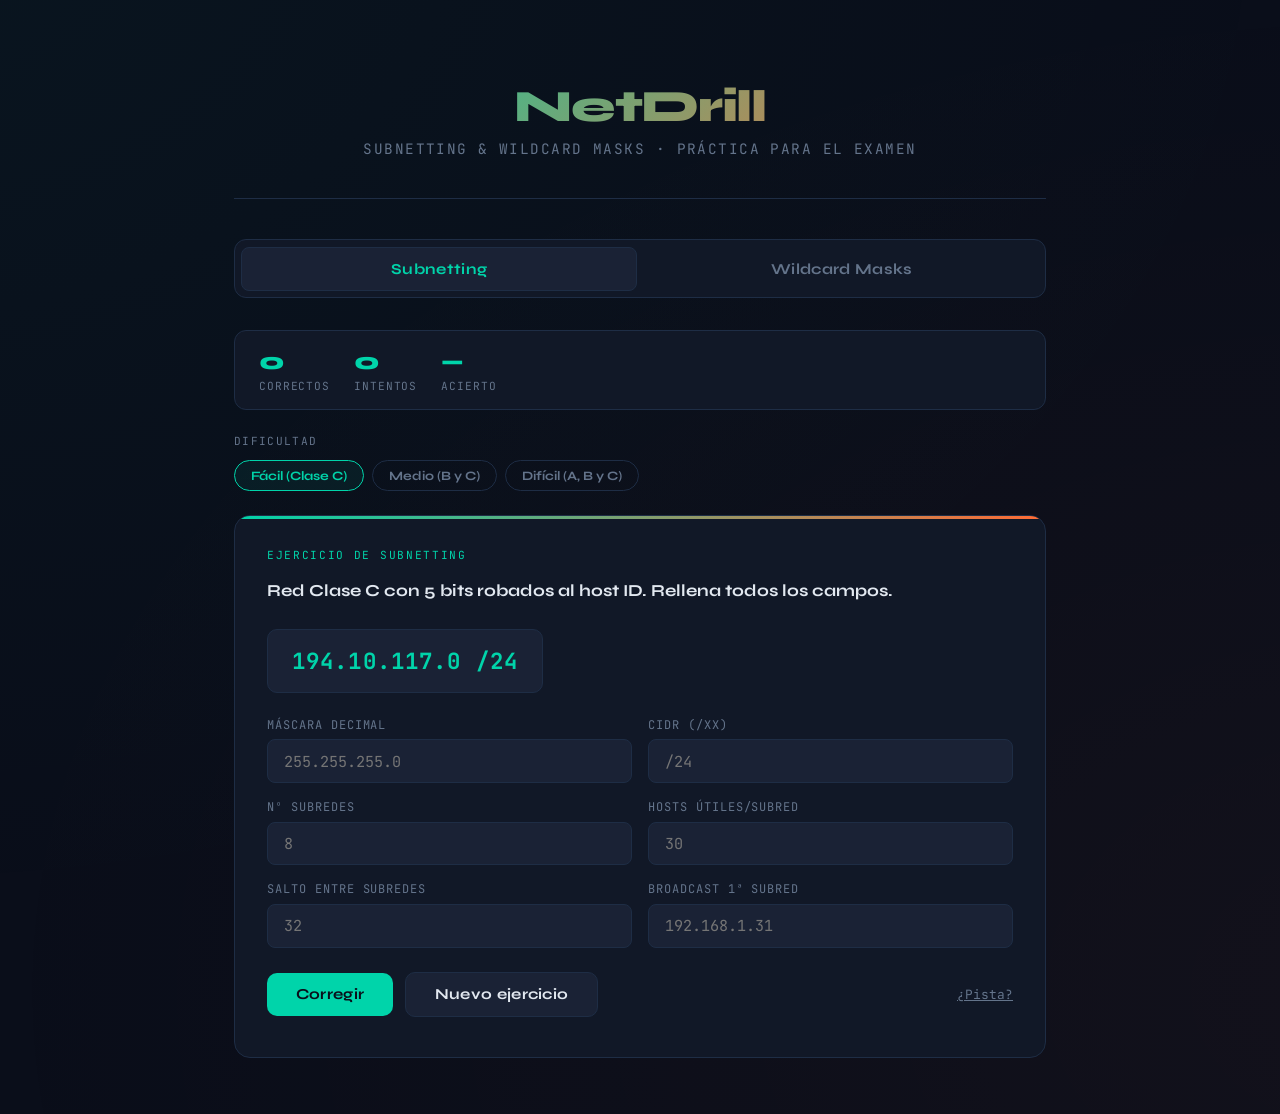
<file: administracion_de_redes/index.html>
<!DOCTYPE html>
<html lang="es">
<head>
<meta charset="UTF-8">
<meta name="viewport" content="width=device-width, initial-scale=1.0">
<title>NetDrill — Subnetting & Wildcards</title>
<link href="https://fonts.googleapis.com/css2?family=JetBrains+Mono:wght@400;700&family=Syne:wght@400;700;800&display=swap" rel="stylesheet">
<style>
  :root {
    --bg: #0a0e1a;
    --surface: #111827;
    --surface2: #1a2235;
    --border: #1e2d45;
    --accent: #00d4aa;
    --accent2: #ff6b35;
    --text: #e2e8f0;
    --muted: #64748b;
    --green: #22c55e;
    --red: #ef4444;
    --yellow: #f59e0b;
  }

  * { margin: 0; padding: 0; box-sizing: border-box; }

  body {
    background: var(--bg);
    color: var(--text);
    font-family: 'Syne', sans-serif;
    min-height: 100vh;
    overflow-x: hidden;
  }

  body::before {
    content: '';
    position: fixed;
    top: -50%;
    left: -50%;
    width: 200%;
    height: 200%;
    background: radial-gradient(ellipse at 20% 20%, rgba(0,212,170,0.04) 0%, transparent 50%),
                radial-gradient(ellipse at 80% 80%, rgba(255,107,53,0.04) 0%, transparent 50%);
    pointer-events: none;
    z-index: 0;
  }

  .container {
    max-width: 860px;
    margin: 0 auto;
    padding: 2rem 1.5rem;
    position: relative;
    z-index: 1;
  }

  header {
    text-align: center;
    padding: 3rem 0 2.5rem;
    border-bottom: 1px solid var(--border);
    margin-bottom: 2.5rem;
  }

  .logo {
    font-size: 2.8rem;
    font-weight: 800;
    letter-spacing: -0.03em;
    background: linear-gradient(135deg, var(--accent), var(--accent2));
    -webkit-background-clip: text;
    -webkit-text-fill-color: transparent;
    background-clip: text;
    margin-bottom: 0.4rem;
  }

  .tagline {
    color: var(--muted);
    font-size: 0.9rem;
    letter-spacing: 0.1em;
    text-transform: uppercase;
    font-family: 'JetBrains Mono', monospace;
  }

  .tabs {
    display: flex;
    gap: 0.5rem;
    margin-bottom: 2rem;
    background: var(--surface);
    padding: 0.4rem;
    border-radius: 12px;
    border: 1px solid var(--border);
  }

  .tab {
    flex: 1;
    padding: 0.75rem 1rem;
    border: none;
    background: transparent;
    color: var(--muted);
    font-family: 'Syne', sans-serif;
    font-size: 0.95rem;
    font-weight: 700;
    cursor: pointer;
    border-radius: 8px;
    transition: all 0.2s;
    letter-spacing: 0.02em;
  }

  .tab.active {
    background: var(--surface2);
    color: var(--accent);
    border: 1px solid var(--border);
  }

  .tab:hover:not(.active) { color: var(--text); }

  .panel { display: none; }
  .panel.active { display: block; animation: fadeIn 0.3s ease; }

  @keyframes fadeIn { from { opacity: 0; transform: translateY(8px); } to { opacity: 1; transform: translateY(0); } }

  .exercise-card {
    background: var(--surface);
    border: 1px solid var(--border);
    border-radius: 16px;
    padding: 2rem;
    margin-bottom: 1.5rem;
    position: relative;
    overflow: hidden;
  }

  .exercise-card::before {
    content: '';
    position: absolute;
    top: 0; left: 0; right: 0;
    height: 3px;
    background: linear-gradient(90deg, var(--accent), var(--accent2));
  }

  .exercise-label {
    font-family: 'JetBrains Mono', monospace;
    font-size: 0.7rem;
    color: var(--accent);
    letter-spacing: 0.15em;
    text-transform: uppercase;
    margin-bottom: 1rem;
  }

  .exercise-question {
    font-size: 1.05rem;
    font-weight: 700;
    margin-bottom: 1.5rem;
    line-height: 1.6;
    color: var(--text);
  }

  .ip-display {
    font-family: 'JetBrains Mono', monospace;
    font-size: 1.4rem;
    font-weight: 700;
    color: var(--accent);
    background: var(--surface2);
    padding: 1rem 1.5rem;
    border-radius: 10px;
    border: 1px solid var(--border);
    margin-bottom: 1.5rem;
    letter-spacing: 0.05em;
    display: inline-block;
  }

  .fields-grid {
    display: grid;
    grid-template-columns: 1fr 1fr;
    gap: 1rem;
    margin-bottom: 1.5rem;
  }

  .field-group { display: flex; flex-direction: column; gap: 0.4rem; }

  .field-label {
    font-size: 0.75rem;
    color: var(--muted);
    font-family: 'JetBrains Mono', monospace;
    letter-spacing: 0.08em;
    text-transform: uppercase;
  }

  .field-input {
    background: var(--surface2);
    border: 1px solid var(--border);
    border-radius: 8px;
    padding: 0.65rem 1rem;
    color: var(--text);
    font-family: 'JetBrains Mono', monospace;
    font-size: 0.95rem;
    transition: border-color 0.2s;
    outline: none;
    width: 100%;
  }

  .field-input:focus { border-color: var(--accent); }
  .field-input.correct { border-color: var(--green); background: rgba(34,197,94,0.07); }
  .field-input.wrong { border-color: var(--red); background: rgba(239,68,68,0.07); }

  .btn {
    display: inline-flex;
    align-items: center;
    gap: 0.5rem;
    padding: 0.8rem 1.8rem;
    border-radius: 10px;
    border: none;
    font-family: 'Syne', sans-serif;
    font-weight: 700;
    font-size: 0.95rem;
    cursor: pointer;
    transition: all 0.2s;
    letter-spacing: 0.02em;
  }

  .btn-primary {
    background: var(--accent);
    color: #0a0e1a;
  }
  .btn-primary:hover { background: #00bfa0; transform: translateY(-1px); }

  .btn-secondary {
    background: var(--surface2);
    color: var(--text);
    border: 1px solid var(--border);
  }
  .btn-secondary:hover { border-color: var(--accent); color: var(--accent); }

  .btn-danger {
    background: rgba(239,68,68,0.1);
    color: var(--red);
    border: 1px solid rgba(239,68,68,0.2);
  }

  .btn-row {
    display: flex;
    gap: 0.75rem;
    flex-wrap: wrap;
    align-items: center;
  }

  .feedback-block {
    margin-top: 1.5rem;
    padding: 1.25rem;
    border-radius: 10px;
    font-family: 'JetBrains Mono', monospace;
    font-size: 0.85rem;
    line-height: 1.8;
    display: none;
  }

  .feedback-block.show { display: block; animation: fadeIn 0.3s ease; }
  .feedback-block.success { background: rgba(34,197,94,0.08); border: 1px solid rgba(34,197,94,0.25); color: var(--green); }
  .feedback-block.partial { background: rgba(245,158,11,0.08); border: 1px solid rgba(245,158,11,0.25); color: var(--yellow); }
  .feedback-block.error { background: rgba(239,68,68,0.08); border: 1px solid rgba(239,68,68,0.25); color: var(--red); }

  .feedback-row { display: flex; justify-content: space-between; gap: 1rem; flex-wrap: wrap; }
  .feedback-item { display: flex; flex-direction: column; gap: 0.2rem; }
  .feedback-key { color: var(--muted); font-size: 0.7rem; text-transform: uppercase; }
  .feedback-val { font-weight: 700; }
  .feedback-val.ok { color: var(--green); }
  .feedback-val.bad { color: var(--red); }

  .stats-bar {
    display: flex;
    gap: 1.5rem;
    padding: 1rem 1.5rem;
    background: var(--surface);
    border: 1px solid var(--border);
    border-radius: 12px;
    margin-bottom: 1.5rem;
    flex-wrap: wrap;
  }

  .stat { display: flex; flex-direction: column; gap: 0.2rem; }
  .stat-val { font-size: 1.5rem; font-weight: 800; color: var(--accent); }
  .stat-label { font-size: 0.7rem; color: var(--muted); font-family: 'JetBrains Mono', monospace; text-transform: uppercase; letter-spacing: 0.08em; }

  .hint-toggle {
    font-size: 0.8rem;
    color: var(--muted);
    cursor: pointer;
    font-family: 'JetBrains Mono', monospace;
    text-decoration: underline;
    background: none;
    border: none;
    padding: 0;
    margin-left: auto;
  }
  .hint-toggle:hover { color: var(--accent); }

  .hint-box {
    background: rgba(0,212,170,0.05);
    border: 1px solid rgba(0,212,170,0.15);
    border-radius: 8px;
    padding: 1rem;
    font-family: 'JetBrains Mono', monospace;
    font-size: 0.8rem;
    color: var(--muted);
    margin-top: 1rem;
    line-height: 1.8;
    display: none;
  }
  .hint-box.show { display: block; animation: fadeIn 0.2s ease; }
  .hint-box span { color: var(--accent); }

  .difficulty-select {
    display: flex;
    gap: 0.5rem;
    margin-bottom: 1.5rem;
    flex-wrap: wrap;
  }

  .diff-btn {
    padding: 0.4rem 1rem;
    border-radius: 20px;
    border: 1px solid var(--border);
    background: transparent;
    color: var(--muted);
    font-family: 'Syne', sans-serif;
    font-size: 0.8rem;
    font-weight: 700;
    cursor: pointer;
    transition: all 0.2s;
  }
  .diff-btn.active { border-color: var(--accent); color: var(--accent); background: rgba(0,212,170,0.07); }

  .section-title {
    font-size: 0.7rem;
    color: var(--muted);
    font-family: 'JetBrains Mono', monospace;
    letter-spacing: 0.12em;
    text-transform: uppercase;
    margin-bottom: 0.75rem;
  }

  @media (max-width: 600px) {
    .fields-grid { grid-template-columns: 1fr; }
    .logo { font-size: 2rem; }
    .ip-display { font-size: 1.1rem; }
  }
</style>
</head>
<body>
<div class="container">
  <header>
    <div class="logo">NetDrill</div>
    <div class="tagline">Subnetting &amp; Wildcard Masks · Práctica para el examen</div>
  </header>

  <div class="tabs">
    <button class="tab active" onclick="switchTab('subnetting')">Subnetting</button>
    <button class="tab" onclick="switchTab('wildcard')">Wildcard Masks</button>
  </div>

  <!-- SUBNETTING PANEL -->
  <div class="panel active" id="panel-subnetting">
    <div class="stats-bar">
      <div class="stat"><div class="stat-val" id="sn-correct">0</div><div class="stat-label">Correctos</div></div>
      <div class="stat"><div class="stat-val" id="sn-total">0</div><div class="stat-label">Intentos</div></div>
      <div class="stat"><div class="stat-val" id="sn-pct">—</div><div class="stat-label">Acierto</div></div>
    </div>

    <div class="section-title">Dificultad</div>
    <div class="difficulty-select">
      <button class="diff-btn active" onclick="setDiff('sn','easy',this)">Fácil (Clase C)</button>
      <button class="diff-btn" onclick="setDiff('sn','medium',this)">Medio (B y C)</button>
      <button class="diff-btn" onclick="setDiff('sn','hard',this)">Difícil (A, B y C)</button>
    </div>

    <div class="exercise-card" id="sn-card">
      <div class="exercise-label">Ejercicio de subnetting</div>
      <div class="exercise-question" id="sn-question">Cargando ejercicio...</div>
      <div class="ip-display" id="sn-ip"></div>

      <div class="fields-grid">
        <div class="field-group">
          <div class="field-label">Máscara decimal</div>
          <input class="field-input" id="sn-mask" placeholder="255.255.255.0" autocomplete="off">
        </div>
        <div class="field-group">
          <div class="field-label">CIDR (/xx)</div>
          <input class="field-input" id="sn-cidr" placeholder="/24" autocomplete="off">
        </div>
        <div class="field-group">
          <div class="field-label">Nº subredes</div>
          <input class="field-input" id="sn-subnets" placeholder="8" autocomplete="off">
        </div>
        <div class="field-group">
          <div class="field-label">Hosts útiles/subred</div>
          <input class="field-input" id="sn-hosts" placeholder="30" autocomplete="off">
        </div>
        <div class="field-group">
          <div class="field-label">Salto entre subredes</div>
          <input class="field-input" id="sn-jump" placeholder="32" autocomplete="off">
        </div>
        <div class="field-group">
          <div class="field-label">Broadcast 1ª subred</div>
          <input class="field-input" id="sn-broadcast" placeholder="192.168.1.31" autocomplete="off">
        </div>
      </div>

      <div style="display:flex;align-items:center;margin-bottom:0.5rem;">
        <div class="btn-row">
          <button class="btn btn-primary" onclick="checkSubnetting()">Corregir</button>
          <button class="btn btn-secondary" onclick="newSubnetting()">Nuevo ejercicio</button>
        </div>
        <button class="hint-toggle" onclick="toggleHint('sn')">¿Pista?</button>
      </div>

      <div class="hint-box" id="hint-sn"></div>
      <div class="feedback-block" id="sn-feedback"></div>
    </div>
  </div>

  <!-- WILDCARD PANEL -->
  <div class="panel" id="panel-wildcard">
    <div class="stats-bar">
      <div class="stat"><div class="stat-val" id="wc-correct">0</div><div class="stat-label">Correctos</div></div>
      <div class="stat"><div class="stat-val" id="wc-total">0</div><div class="stat-label">Intentos</div></div>
      <div class="stat"><div class="stat-val" id="wc-pct">—</div><div class="stat-label">Acierto</div></div>
    </div>

    <div class="section-title">Dificultad</div>
    <div class="difficulty-select">
      <button class="diff-btn active" onclick="setDiff('wc','easy',this)">Fácil (solo /8,/16,/24)</button>
      <button class="diff-btn" onclick="setDiff('wc','medium',this)">Medio (cualquier /prefix)</button>
      <button class="diff-btn" onclick="setDiff('wc','hard',this)">Difícil + host/any</button>
    </div>

    <div class="exercise-card" id="wc-card">
      <div class="exercise-label">Ejercicio de Wildcard Mask</div>
      <div class="exercise-question" id="wc-question">Cargando ejercicio...</div>
      <div class="ip-display" id="wc-ip"></div>

      <div class="fields-grid" style="grid-template-columns:1fr;">
        <div class="field-group">
          <div class="field-label">Wildcard mask</div>
          <input class="field-input" id="wc-answer" placeholder="0.0.0.255" autocomplete="off" onkeydown="if(event.key==='Enter')checkWildcard()">
        </div>
      </div>

      <div style="display:flex;align-items:center;margin-bottom:0.5rem;">
        <div class="btn-row">
          <button class="btn btn-primary" onclick="checkWildcard()">Corregir</button>
          <button class="btn btn-secondary" onclick="newWildcard()">Nuevo ejercicio</button>
        </div>
        <button class="hint-toggle" onclick="toggleHint('wc')">¿Pista?</button>
      </div>

      <div class="hint-box" id="hint-wc"></div>
      <div class="feedback-block" id="wc-feedback"></div>
    </div>
  </div>
</div>

<script>
// ─── STATE ───────────────────────────────────────────────
const state = {
  sn: { correct: 0, total: 0, diff: 'easy', current: null },
  wc: { correct: 0, total: 0, diff: 'easy', current: null }
};

// ─── TABS ────────────────────────────────────────────────
function switchTab(name) {
  document.querySelectorAll('.tab').forEach((t,i) => t.classList.toggle('active', ['subnetting','wildcard'][i]===name));
  document.querySelectorAll('.panel').forEach(p => p.classList.remove('active'));
  document.getElementById('panel-'+name).classList.add('active');
}

// ─── DIFFICULTY ──────────────────────────────────────────
function setDiff(type, diff, btn) {
  state[type].diff = diff;
  btn.closest('.difficulty-select').querySelectorAll('.diff-btn').forEach(b => b.classList.remove('active'));
  btn.classList.add('active');
  type === 'sn' ? newSubnetting() : newWildcard();
}

// ─── UTILS ───────────────────────────────────────────────
function rnd(min, max) { return Math.floor(Math.random() * (max - min + 1)) + min; }

function maskFromCidr(cidr) {
  const bits = cidr;
  let mask = [0,0,0,0];
  for(let i=0;i<32;i++) { if(i<bits) mask[Math.floor(i/8)] |= (1<<(7-(i%8))); }
  return mask.join('.');
}

function wildcardFromMask(mask) {
  return mask.split('.').map(b => 255 - parseInt(b)).join('.');
}

function broadcastFromNetwork(net, cidr) {
  const parts = net.split('.').map(Number);
  const hostBits = 32 - cidr;
  let ip = (parts[0]<<24)|(parts[1]<<16)|(parts[2]<<8)|parts[3];
  const hostMask = (1<<hostBits)-1;
  ip = ip | hostMask;
  return [(ip>>>24)&255,(ip>>>16)&255,(ip>>>8)&255,ip&255].join('.');
}

function firstSubnet(baseNet, baseCidr, bitsStolen) {
  // first subnet = base network (all subnet bits = 0)
  return baseNet;
}

function jumpFromCidr(cidr) {
  // jump = value of last 1-bit in mask = 256 - last non-255 byte
  const mask = maskFromCidr(cidr);
  const parts = mask.split('.').map(Number);
  for(let i=3;i>=0;i--) {
    if(parts[i]!==255 && parts[i]!==0) return 256-parts[i];
    if(parts[i]===0 && (i===3||parts[i+1]===255)) return 256; // whole byte
  }
  return 1;
}

// ─── SUBNETTING ──────────────────────────────────────────
function generateSubnetting() {
  const diff = state.sn.diff;
  let baseClass, baseCidr, bitsToSteal;

  if(diff==='easy') {
    baseClass = 'C'; baseCidr = 24; bitsToSteal = rnd(1,5);
  } else if(diff==='medium') {
    baseClass = rnd(0,1)===0?'B':'C';
    baseCidr = baseClass==='B'?16:24;
    bitsToSteal = rnd(1,6);
  } else {
    const r = rnd(0,2);
    baseClass = ['A','B','C'][r];
    baseCidr = [8,16,24][r];
    bitsToSteal = rnd(1,7);
  }

  const newCidr = baseCidr + bitsToSteal;

  // generate base network
  let net;
  if(baseClass==='A') net = `${rnd(1,126)}.0.0.0`;
  else if(baseClass==='B') net = `${rnd(128,191)}.${rnd(0,255)}.0.0`;
  else net = `${rnd(192,223)}.${rnd(0,255)}.${rnd(0,255)}.0`;

  const mask = maskFromCidr(newCidr);
  const subnets = Math.pow(2, bitsToSteal);
  const hostBits = 32 - newCidr;
  const hosts = Math.pow(2, hostBits) - 2;

  // jump: 256 - value of the subnet byte
  const maskParts = mask.split('.').map(Number);
  let jumpByte = 0;
  let jumpVal = 0;
  for(let i=0;i<4;i++) {
    if(maskParts[i]!==255 && maskParts[i]!==0) { jumpByte=i; jumpVal=256-maskParts[i]; break; }
    if(maskParts[i]===0) { jumpByte=i; jumpVal=256; break; }
  }

  // broadcast of first subnet
  const broadcast = broadcastFromNetwork(net, newCidr);

  return { net, baseCidr, bitsToSteal, newCidr, mask, subnets, hosts, jumpVal, broadcast, baseClass };
}

function newSubnetting() {
  clearInputs('sn');
  const ex = generateSubnetting();
  state.sn.current = ex;
  document.getElementById('sn-question').textContent =
    `Red ${ex.baseClass === 'A' ? 'Clase A' : ex.baseClass === 'B' ? 'Clase B' : 'Clase C'} con ${ex.bitsToSteal} bit${ex.bitsToSteal>1?'s':''} robado${ex.bitsToSteal>1?'s':''} al host ID. Rellena todos los campos.`;
  document.getElementById('sn-ip').textContent = `${ex.net} /${ex.baseCidr}`;
  document.getElementById('sn-feedback').classList.remove('show');
  document.getElementById('hint-sn').classList.remove('show');
}

function checkSubnetting() {
  const ex = state.sn.current;
  if(!ex) return;

  const fields = [
    { id:'sn-mask', val: ex.mask, label:'Máscara' },
    { id:'sn-cidr', val: '/'+ex.newCidr, label:'CIDR' },
    { id:'sn-subnets', val: String(ex.subnets), label:'Subredes' },
    { id:'sn-hosts', val: String(ex.hosts), label:'Hosts útiles' },
    { id:'sn-jump', val: String(ex.jumpVal), label:'Salto' },
    { id:'sn-broadcast', val: ex.broadcast, label:'Broadcast' },
  ];

  let correct = 0;
  fields.forEach(f => {
    const input = document.getElementById(f.id);
    const userVal = input.value.trim().replace(/\s/g,'');
    const isOk = userVal === f.val || userVal === f.val.replace('/','');
    input.classList.toggle('correct', isOk);
    input.classList.toggle('wrong', !isOk);
    if(isOk) correct++;
  });

  state.sn.total++;
  const allCorrect = correct === fields.length;
  if(allCorrect) state.sn.correct++;
  updateStats('sn');

  const fb = document.getElementById('sn-feedback');
  fb.innerHTML = `<div style="font-weight:700;margin-bottom:0.75rem;">${allCorrect?'✓ Todo correcto':'✗ Hay errores — respuestas correctas:'}</div><div class="feedback-row">` +
    fields.map(f => `<div class="feedback-item"><span class="feedback-key">${f.label}</span><span class="feedback-val ${document.getElementById(f.id).classList.contains('correct')?'ok':'bad'}">${f.val}</span></div>`).join('') +
    '</div>';
  fb.className = `feedback-block show ${allCorrect?'success':'error'}`;
}

// ─── WILDCARD ────────────────────────────────────────────
function generateWildcard() {
  const diff = state.wc.diff;
  let cidr, ip, questionType;

  const classRanges = { A:[1,126], B:[128,191], C:[192,223] };

  if(diff==='easy') {
    cidr = [8,16,24][rnd(0,2)];
  } else {
    cidr = rnd(8,30);
  }

  if(diff==='hard') {
    // sometimes ask for host or any
    const r = rnd(0,4);
    if(r===0) { return { type:'host', ip: `${rnd(10,200)}.${rnd(0,255)}.${rnd(0,255)}.${rnd(1,254)}`, wildcard:'0.0.0.0', cidr:32 }; }
    if(r===1) { return { type:'any', ip:'0.0.0.0', wildcard:'255.255.255.255', cidr:0 }; }
  }

  const mask = maskFromCidr(cidr);
  const wildcard = wildcardFromMask(mask);
  const cls = cidr<=8?'A':cidr<=16?'B':'C';
  const r = classRanges[cls];
  const first = rnd(r[0],r[1]);
  let netParts;
  if(cidr<=8) netParts=[first,0,0,0];
  else if(cidr<=16) netParts=[first,rnd(0,255),0,0];
  else if(cidr<=24) netParts=[first,rnd(0,255),rnd(0,255),0];
  else netParts=[first,rnd(0,255),rnd(0,255),rnd(0,255)&(255<<(32-cidr)&255)];

  ip = netParts.join('.');
  return { type:'network', ip, mask, wildcard, cidr };
}

function newWildcard() {
  clearInputs('wc');
  const ex = generateWildcard();
  state.wc.current = ex;

  let q, displayIp;
  if(ex.type==='host') {
    q = `¿Cuál es la wildcard mask para filtrar EXACTAMENTE el host ${ex.ip}?`;
    displayIp = `host ${ex.ip}`;
  } else if(ex.type==='any') {
    q = `¿Cuál es la wildcard mask para referirse a CUALQUIER dirección IP (any)?`;
    displayIp = `any`;
  } else {
    q = `Calcula la wildcard mask para la red ${ex.ip}/${ex.cidr}`;
    displayIp = `${ex.ip} /${ex.cidr}`;
  }

  document.getElementById('wc-question').textContent = q;
  document.getElementById('wc-ip').textContent = displayIp;
  document.getElementById('wc-feedback').classList.remove('show');
  document.getElementById('hint-wc').classList.remove('show');
  document.getElementById('wc-answer').value = '';
  document.getElementById('wc-answer').className = 'field-input';
}

function checkWildcard() {
  const ex = state.wc.current;
  if(!ex) return;
  const input = document.getElementById('wc-answer');
  const userVal = input.value.trim();
  const isOk = userVal === ex.wildcard;

  input.classList.toggle('correct', isOk);
  input.classList.toggle('wrong', !isOk);

  state.wc.total++;
  if(isOk) state.wc.correct++;
  updateStats('wc');

  const fb = document.getElementById('wc-feedback');
  if(isOk) {
    fb.innerHTML = `✓ Correcto — la wildcard es <strong>${ex.wildcard}</strong>`;
    fb.className = 'feedback-block show success';
  } else {
    let hint = '';
    if(ex.type==='network') hint = `<br>Fórmula: 255.255.255.255 − ${ex.mask} = ${ex.wildcard}`;
    fb.innerHTML = `✗ Incorrecto — la respuesta correcta es <strong>${ex.wildcard}</strong>${hint}`;
    fb.className = 'feedback-block show error';
  }
}

// ─── HINTS ───────────────────────────────────────────────
function toggleHint(type) {
  const box = document.getElementById('hint-'+type);
  if(box.classList.contains('show')) { box.classList.remove('show'); return; }

  if(type==='sn') {
    const ex = state.sn.current;
    if(!ex) return;
    box.innerHTML = `
      <span>Bits robados:</span> ${ex.bitsToSteal} → Subredes: 2^${ex.bitsToSteal} = ${ex.subnets}<br>
      <span>Bits host restantes:</span> ${32-ex.newCidr} → Hosts: 2^${32-ex.newCidr} − 2 = ${ex.hosts}<br>
      <span>CIDR:</span> /${ex.baseCidr} + ${ex.bitsToSteal} bits = /${ex.newCidr}<br>
      <span>Salto:</span> 256 − valor del byte de la máscara = ${ex.jumpVal}<br>
      <span>Broadcast:</span> siguiente subred − 1 = ${ex.broadcast}
    `;
  } else {
    const ex = state.wc.current;
    if(!ex) return;
    if(ex.type==='host') {
      box.innerHTML = `<span>Host exacto</span> → wildcard = 0.0.0.0 (todos los bits importan)`;
    } else if(ex.type==='any') {
      box.innerHTML = `<span>Any</span> → wildcard = 255.255.255.255 (ningún bit importa)`;
    } else {
      box.innerHTML = `<span>Fórmula:</span> 255.255.255.255 − máscara normal = wildcard<br>255.255.255.255 − <span>${ex.mask}</span> = <span>${ex.wildcard}</span>`;
    }
  }
  box.classList.add('show');
}

// ─── STATS ───────────────────────────────────────────────
function updateStats(type) {
  const s = state[type];
  document.getElementById(type+'-correct').textContent = s.correct;
  document.getElementById(type+'-total').textContent = s.total;
  document.getElementById(type+'-pct').textContent = s.total>0 ? Math.round(s.correct/s.total*100)+'%' : '—';
}

// ─── CLEAR ───────────────────────────────────────────────
function clearInputs(type) {
  const ids = type==='sn'
    ? ['sn-mask','sn-cidr','sn-subnets','sn-hosts','sn-jump','sn-broadcast']
    : ['wc-answer'];
  ids.forEach(id => {
    const el = document.getElementById(id);
    el.value = '';
    el.className = 'field-input';
  });
}

// ─── INIT ────────────────────────────────────────────────
newSubnetting();
newWildcard();
</script>
</body>
</html>
</file>
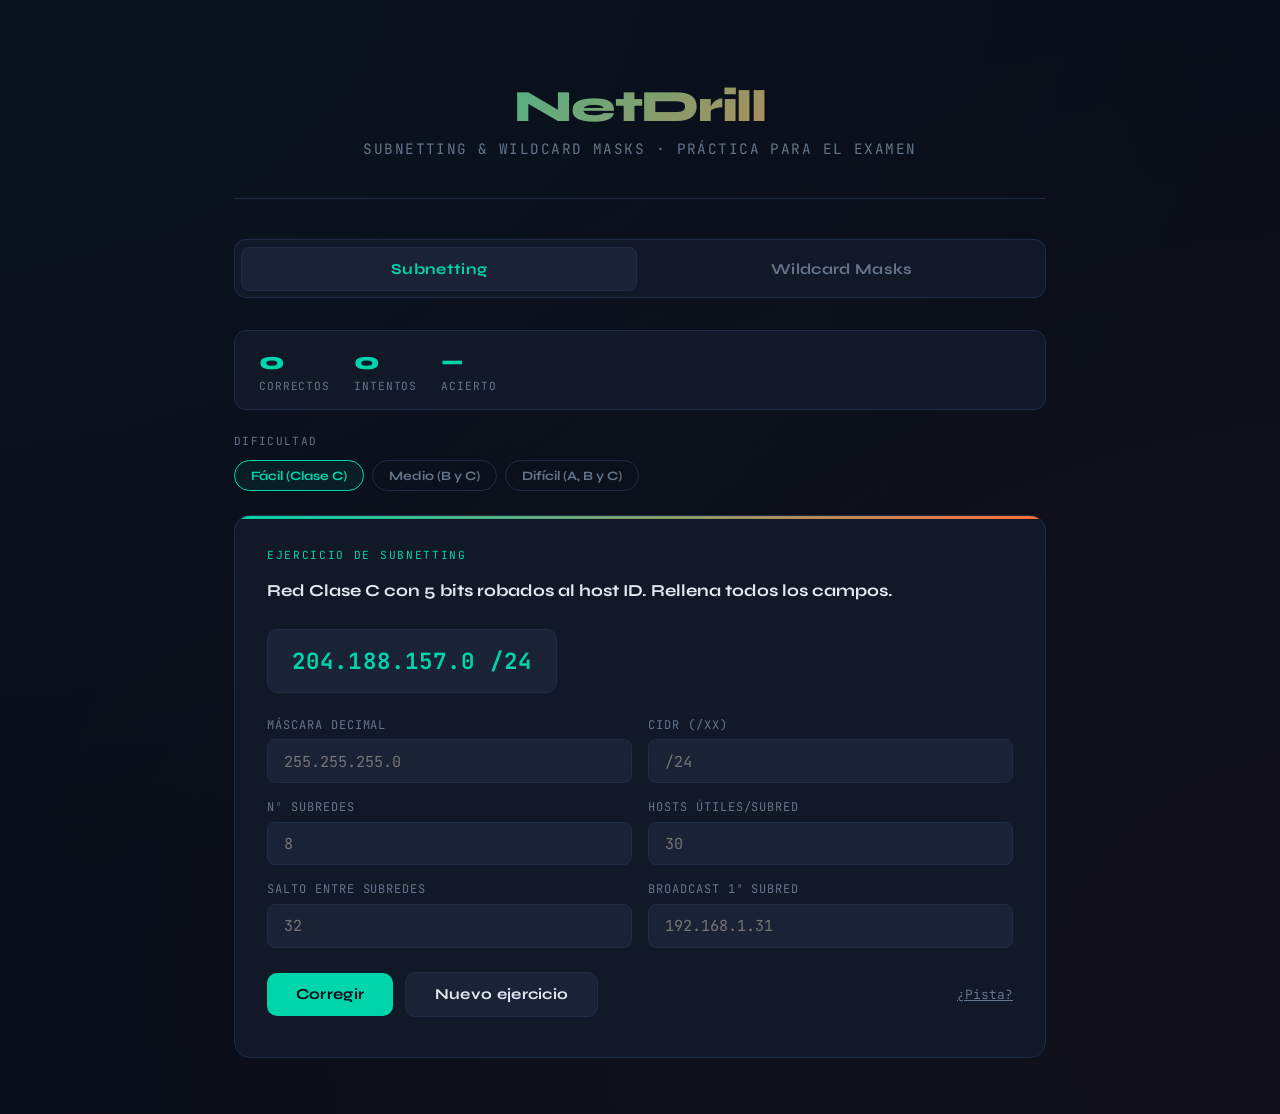
<file: web/administracion_de_redes/index.html>
<!DOCTYPE html>
<html lang="es">
<head>
<meta charset="UTF-8">
<meta name="viewport" content="width=device-width, initial-scale=1.0">
<title>NetDrill — Subnetting & Wildcards</title>
<link href="https://fonts.googleapis.com/css2?family=JetBrains+Mono:wght@400;700&family=Syne:wght@400;700;800&display=swap" rel="stylesheet">
<style>
  :root {
    --bg: #0a0e1a;
    --surface: #111827;
    --surface2: #1a2235;
    --border: #1e2d45;
    --accent: #00d4aa;
    --accent2: #ff6b35;
    --text: #e2e8f0;
    --muted: #64748b;
    --green: #22c55e;
    --red: #ef4444;
    --yellow: #f59e0b;
  }

  * { margin: 0; padding: 0; box-sizing: border-box; }

  body {
    background: var(--bg);
    color: var(--text);
    font-family: 'Syne', sans-serif;
    min-height: 100vh;
    overflow-x: hidden;
  }

  body::before {
    content: '';
    position: fixed;
    top: -50%;
    left: -50%;
    width: 200%;
    height: 200%;
    background: radial-gradient(ellipse at 20% 20%, rgba(0,212,170,0.04) 0%, transparent 50%),
                radial-gradient(ellipse at 80% 80%, rgba(255,107,53,0.04) 0%, transparent 50%);
    pointer-events: none;
    z-index: 0;
  }

  .container {
    max-width: 860px;
    margin: 0 auto;
    padding: 2rem 1.5rem;
    position: relative;
    z-index: 1;
  }

  header {
    text-align: center;
    padding: 3rem 0 2.5rem;
    border-bottom: 1px solid var(--border);
    margin-bottom: 2.5rem;
  }

  .logo {
    font-size: 2.8rem;
    font-weight: 800;
    letter-spacing: -0.03em;
    background: linear-gradient(135deg, var(--accent), var(--accent2));
    -webkit-background-clip: text;
    -webkit-text-fill-color: transparent;
    background-clip: text;
    margin-bottom: 0.4rem;
  }

  .tagline {
    color: var(--muted);
    font-size: 0.9rem;
    letter-spacing: 0.1em;
    text-transform: uppercase;
    font-family: 'JetBrains Mono', monospace;
  }

  .tabs {
    display: flex;
    gap: 0.5rem;
    margin-bottom: 2rem;
    background: var(--surface);
    padding: 0.4rem;
    border-radius: 12px;
    border: 1px solid var(--border);
  }

  .tab {
    flex: 1;
    padding: 0.75rem 1rem;
    border: none;
    background: transparent;
    color: var(--muted);
    font-family: 'Syne', sans-serif;
    font-size: 0.95rem;
    font-weight: 700;
    cursor: pointer;
    border-radius: 8px;
    transition: all 0.2s;
    letter-spacing: 0.02em;
  }

  .tab.active {
    background: var(--surface2);
    color: var(--accent);
    border: 1px solid var(--border);
  }

  .tab:hover:not(.active) { color: var(--text); }

  .panel { display: none; }
  .panel.active { display: block; animation: fadeIn 0.3s ease; }

  @keyframes fadeIn { from { opacity: 0; transform: translateY(8px); } to { opacity: 1; transform: translateY(0); } }

  .exercise-card {
    background: var(--surface);
    border: 1px solid var(--border);
    border-radius: 16px;
    padding: 2rem;
    margin-bottom: 1.5rem;
    position: relative;
    overflow: hidden;
  }

  .exercise-card::before {
    content: '';
    position: absolute;
    top: 0; left: 0; right: 0;
    height: 3px;
    background: linear-gradient(90deg, var(--accent), var(--accent2));
  }

  .exercise-label {
    font-family: 'JetBrains Mono', monospace;
    font-size: 0.7rem;
    color: var(--accent);
    letter-spacing: 0.15em;
    text-transform: uppercase;
    margin-bottom: 1rem;
  }

  .exercise-question {
    font-size: 1.05rem;
    font-weight: 700;
    margin-bottom: 1.5rem;
    line-height: 1.6;
    color: var(--text);
  }

  .ip-display {
    font-family: 'JetBrains Mono', monospace;
    font-size: 1.4rem;
    font-weight: 700;
    color: var(--accent);
    background: var(--surface2);
    padding: 1rem 1.5rem;
    border-radius: 10px;
    border: 1px solid var(--border);
    margin-bottom: 1.5rem;
    letter-spacing: 0.05em;
    display: inline-block;
  }

  .fields-grid {
    display: grid;
    grid-template-columns: 1fr 1fr;
    gap: 1rem;
    margin-bottom: 1.5rem;
  }

  .field-group { display: flex; flex-direction: column; gap: 0.4rem; }

  .field-label {
    font-size: 0.75rem;
    color: var(--muted);
    font-family: 'JetBrains Mono', monospace;
    letter-spacing: 0.08em;
    text-transform: uppercase;
  }

  .field-input {
    background: var(--surface2);
    border: 1px solid var(--border);
    border-radius: 8px;
    padding: 0.65rem 1rem;
    color: var(--text);
    font-family: 'JetBrains Mono', monospace;
    font-size: 0.95rem;
    transition: border-color 0.2s;
    outline: none;
    width: 100%;
  }

  .field-input:focus { border-color: var(--accent); }
  .field-input.correct { border-color: var(--green); background: rgba(34,197,94,0.07); }
  .field-input.wrong { border-color: var(--red); background: rgba(239,68,68,0.07); }

  .btn {
    display: inline-flex;
    align-items: center;
    gap: 0.5rem;
    padding: 0.8rem 1.8rem;
    border-radius: 10px;
    border: none;
    font-family: 'Syne', sans-serif;
    font-weight: 700;
    font-size: 0.95rem;
    cursor: pointer;
    transition: all 0.2s;
    letter-spacing: 0.02em;
  }

  .btn-primary {
    background: var(--accent);
    color: #0a0e1a;
  }
  .btn-primary:hover { background: #00bfa0; transform: translateY(-1px); }

  .btn-secondary {
    background: var(--surface2);
    color: var(--text);
    border: 1px solid var(--border);
  }
  .btn-secondary:hover { border-color: var(--accent); color: var(--accent); }

  .btn-danger {
    background: rgba(239,68,68,0.1);
    color: var(--red);
    border: 1px solid rgba(239,68,68,0.2);
  }

  .btn-row {
    display: flex;
    gap: 0.75rem;
    flex-wrap: wrap;
    align-items: center;
  }

  .feedback-block {
    margin-top: 1.5rem;
    padding: 1.25rem;
    border-radius: 10px;
    font-family: 'JetBrains Mono', monospace;
    font-size: 0.85rem;
    line-height: 1.8;
    display: none;
  }

  .feedback-block.show { display: block; animation: fadeIn 0.3s ease; }
  .feedback-block.success { background: rgba(34,197,94,0.08); border: 1px solid rgba(34,197,94,0.25); color: var(--green); }
  .feedback-block.partial { background: rgba(245,158,11,0.08); border: 1px solid rgba(245,158,11,0.25); color: var(--yellow); }
  .feedback-block.error { background: rgba(239,68,68,0.08); border: 1px solid rgba(239,68,68,0.25); color: var(--red); }

  .feedback-row { display: flex; justify-content: space-between; gap: 1rem; flex-wrap: wrap; }
  .feedback-item { display: flex; flex-direction: column; gap: 0.2rem; }
  .feedback-key { color: var(--muted); font-size: 0.7rem; text-transform: uppercase; }
  .feedback-val { font-weight: 700; }
  .feedback-val.ok { color: var(--green); }
  .feedback-val.bad { color: var(--red); }

  .stats-bar {
    display: flex;
    gap: 1.5rem;
    padding: 1rem 1.5rem;
    background: var(--surface);
    border: 1px solid var(--border);
    border-radius: 12px;
    margin-bottom: 1.5rem;
    flex-wrap: wrap;
  }

  .stat { display: flex; flex-direction: column; gap: 0.2rem; }
  .stat-val { font-size: 1.5rem; font-weight: 800; color: var(--accent); }
  .stat-label { font-size: 0.7rem; color: var(--muted); font-family: 'JetBrains Mono', monospace; text-transform: uppercase; letter-spacing: 0.08em; }

  .hint-toggle {
    font-size: 0.8rem;
    color: var(--muted);
    cursor: pointer;
    font-family: 'JetBrains Mono', monospace;
    text-decoration: underline;
    background: none;
    border: none;
    padding: 0;
    margin-left: auto;
  }
  .hint-toggle:hover { color: var(--accent); }

  .hint-box {
    background: rgba(0,212,170,0.05);
    border: 1px solid rgba(0,212,170,0.15);
    border-radius: 8px;
    padding: 1rem;
    font-family: 'JetBrains Mono', monospace;
    font-size: 0.8rem;
    color: var(--muted);
    margin-top: 1rem;
    line-height: 1.8;
    display: none;
  }
  .hint-box.show { display: block; animation: fadeIn 0.2s ease; }
  .hint-box span { color: var(--accent); }

  .difficulty-select {
    display: flex;
    gap: 0.5rem;
    margin-bottom: 1.5rem;
    flex-wrap: wrap;
  }

  .diff-btn {
    padding: 0.4rem 1rem;
    border-radius: 20px;
    border: 1px solid var(--border);
    background: transparent;
    color: var(--muted);
    font-family: 'Syne', sans-serif;
    font-size: 0.8rem;
    font-weight: 700;
    cursor: pointer;
    transition: all 0.2s;
  }
  .diff-btn.active { border-color: var(--accent); color: var(--accent); background: rgba(0,212,170,0.07); }

  .section-title {
    font-size: 0.7rem;
    color: var(--muted);
    font-family: 'JetBrains Mono', monospace;
    letter-spacing: 0.12em;
    text-transform: uppercase;
    margin-bottom: 0.75rem;
  }

  @media (max-width: 600px) {
    .fields-grid { grid-template-columns: 1fr; }
    .logo { font-size: 2rem; }
    .ip-display { font-size: 1.1rem; }
  }
</style>
</head>
<body>
<div class="container">
  <header>
    <div class="logo">NetDrill</div>
    <div class="tagline">Subnetting &amp; Wildcard Masks · Práctica para el examen</div>
  </header>

  <div class="tabs">
    <button class="tab active" onclick="switchTab('subnetting')">Subnetting</button>
    <button class="tab" onclick="switchTab('wildcard')">Wildcard Masks</button>
  </div>

  <!-- SUBNETTING PANEL -->
  <div class="panel active" id="panel-subnetting">
    <div class="stats-bar">
      <div class="stat"><div class="stat-val" id="sn-correct">0</div><div class="stat-label">Correctos</div></div>
      <div class="stat"><div class="stat-val" id="sn-total">0</div><div class="stat-label">Intentos</div></div>
      <div class="stat"><div class="stat-val" id="sn-pct">—</div><div class="stat-label">Acierto</div></div>
    </div>

    <div class="section-title">Dificultad</div>
    <div class="difficulty-select">
      <button class="diff-btn active" onclick="setDiff('sn','easy',this)">Fácil (Clase C)</button>
      <button class="diff-btn" onclick="setDiff('sn','medium',this)">Medio (B y C)</button>
      <button class="diff-btn" onclick="setDiff('sn','hard',this)">Difícil (A, B y C)</button>
    </div>

    <div class="exercise-card" id="sn-card">
      <div class="exercise-label">Ejercicio de subnetting</div>
      <div class="exercise-question" id="sn-question">Cargando ejercicio...</div>
      <div class="ip-display" id="sn-ip"></div>

      <div class="fields-grid">
        <div class="field-group">
          <div class="field-label">Máscara decimal</div>
          <input class="field-input" id="sn-mask" placeholder="255.255.255.0" autocomplete="off">
        </div>
        <div class="field-group">
          <div class="field-label">CIDR (/xx)</div>
          <input class="field-input" id="sn-cidr" placeholder="/24" autocomplete="off">
        </div>
        <div class="field-group">
          <div class="field-label">Nº subredes</div>
          <input class="field-input" id="sn-subnets" placeholder="8" autocomplete="off">
        </div>
        <div class="field-group">
          <div class="field-label">Hosts útiles/subred</div>
          <input class="field-input" id="sn-hosts" placeholder="30" autocomplete="off">
        </div>
        <div class="field-group">
          <div class="field-label">Salto entre subredes</div>
          <input class="field-input" id="sn-jump" placeholder="32" autocomplete="off">
        </div>
        <div class="field-group">
          <div class="field-label">Broadcast 1ª subred</div>
          <input class="field-input" id="sn-broadcast" placeholder="192.168.1.31" autocomplete="off">
        </div>
      </div>

      <div style="display:flex;align-items:center;margin-bottom:0.5rem;">
        <div class="btn-row">
          <button class="btn btn-primary" onclick="checkSubnetting()">Corregir</button>
          <button class="btn btn-secondary" onclick="newSubnetting()">Nuevo ejercicio</button>
        </div>
        <button class="hint-toggle" onclick="toggleHint('sn')">¿Pista?</button>
      </div>

      <div class="hint-box" id="hint-sn"></div>
      <div class="feedback-block" id="sn-feedback"></div>
    </div>
  </div>

  <!-- WILDCARD PANEL -->
  <div class="panel" id="panel-wildcard">
    <div class="stats-bar">
      <div class="stat"><div class="stat-val" id="wc-correct">0</div><div class="stat-label">Correctos</div></div>
      <div class="stat"><div class="stat-val" id="wc-total">0</div><div class="stat-label">Intentos</div></div>
      <div class="stat"><div class="stat-val" id="wc-pct">—</div><div class="stat-label">Acierto</div></div>
    </div>

    <div class="section-title">Dificultad</div>
    <div class="difficulty-select">
      <button class="diff-btn active" onclick="setDiff('wc','easy',this)">Fácil (solo /8,/16,/24)</button>
      <button class="diff-btn" onclick="setDiff('wc','medium',this)">Medio (cualquier /prefix)</button>
      <button class="diff-btn" onclick="setDiff('wc','hard',this)">Difícil + host/any</button>
    </div>

    <div class="exercise-card" id="wc-card">
      <div class="exercise-label">Ejercicio de Wildcard Mask</div>
      <div class="exercise-question" id="wc-question">Cargando ejercicio...</div>
      <div class="ip-display" id="wc-ip"></div>

      <div class="fields-grid" style="grid-template-columns:1fr;">
        <div class="field-group">
          <div class="field-label">Wildcard mask</div>
          <input class="field-input" id="wc-answer" placeholder="0.0.0.255" autocomplete="off" onkeydown="if(event.key==='Enter')checkWildcard()">
        </div>
      </div>

      <div style="display:flex;align-items:center;margin-bottom:0.5rem;">
        <div class="btn-row">
          <button class="btn btn-primary" onclick="checkWildcard()">Corregir</button>
          <button class="btn btn-secondary" onclick="newWildcard()">Nuevo ejercicio</button>
        </div>
        <button class="hint-toggle" onclick="toggleHint('wc')">¿Pista?</button>
      </div>

      <div class="hint-box" id="hint-wc"></div>
      <div class="feedback-block" id="wc-feedback"></div>
    </div>
  </div>
</div>

<script>
// ─── STATE ───────────────────────────────────────────────
const state = {
  sn: { correct: 0, total: 0, diff: 'easy', current: null },
  wc: { correct: 0, total: 0, diff: 'easy', current: null }
};

// ─── TABS ────────────────────────────────────────────────
function switchTab(name) {
  document.querySelectorAll('.tab').forEach((t, i) => t.classList.toggle('active', ['subnetting', 'wildcard'][i] === name));
  document.querySelectorAll('.panel').forEach(p => p.classList.remove('active'));
  document.getElementById('panel-' + name).classList.add('active');
}

// ─── DIFFICULTY ──────────────────────────────────────────
function setDiff(type, diff, btn) {
  state[type].diff = diff;
  btn.closest('.difficulty-select').querySelectorAll('.diff-btn').forEach(b => b.classList.remove('active'));
  btn.classList.add('active');
  type === 'sn' ? newSubnetting() : newWildcard();
}

// ─── UTILS ───────────────────────────────────────────────
function rnd(min, max) {
  return Math.floor(Math.random() * (max - min + 1)) + min;
}

function maskFromCidr(cidr) {
  const bits = cidr;
  const mask = [0, 0, 0, 0];
  for (let i = 0; i < 32; i++) {
    if (i < bits) mask[Math.floor(i / 8)] |= (1 << (7 - (i % 8)));
  }
  return mask.join('.');
}

function wildcardFromMask(mask) {
  return mask.split('.').map(b => 255 - parseInt(b, 10)).join('.');
}

function broadcastFromNetwork(net, cidr) {
  const parts = net.split('.').map(Number);
  const hostBits = 32 - cidr;
  const ip = (((parts[0] << 24) | (parts[1] << 16) | (parts[2] << 8) | parts[3]) >>> 0);
  const hostMask = hostBits === 0 ? 0 : (0xFFFFFFFF >>> cidr);
  const broadcastIp = (ip | hostMask) >>> 0;
  return [
    (broadcastIp >>> 24) & 255,
    (broadcastIp >>> 16) & 255,
    (broadcastIp >>> 8) & 255,
    broadcastIp & 255
  ].join('.');
}

function calcularSalto(mascaraDecimal) {
  const octetos = mascaraDecimal.split('.').map(Number);

  if (octetos.length !== 4 || octetos.some(n => Number.isNaN(n) || n < 0 || n > 255)) {
    throw new Error('Máscara decimal no válida');
  }

  for (const octeto of octetos) {
    if (octeto > 0 && octeto < 255) {
      return 256 - octeto;
    }
  }

  return 1;
}

function jumpFromCidr(cidr) {
  return calcularSalto(maskFromCidr(cidr));
}

function formatFeedbackValue(value) {
  return String(value);
}

// ─── SUBNETTING ──────────────────────────────────────────
function generateSubnetting() {
  const diff = state.sn.diff;
  let baseClass, baseCidr, bitsToSteal;

  if (diff === 'easy') {
    baseClass = 'C';
    baseCidr = 24;
    bitsToSteal = rnd(1, 5);
  } else if (diff === 'medium') {
    baseClass = rnd(0, 1) === 0 ? 'B' : 'C';
    baseCidr = baseClass === 'B' ? 16 : 24;
    bitsToSteal = rnd(1, 6);
  } else {
    const r = rnd(0, 2);
    baseClass = ['A', 'B', 'C'][r];
    baseCidr = [8, 16, 24][r];
    bitsToSteal = rnd(1, 7);
  }

  const newCidr = baseCidr + bitsToSteal;

  let net;
  if (baseClass === 'A') net = `${rnd(1, 126)}.0.0.0`;
  else if (baseClass === 'B') net = `${rnd(128, 191)}.${rnd(0, 255)}.0.0`;
  else net = `${rnd(192, 223)}.${rnd(0, 255)}.${rnd(0, 255)}.0`;

  const mask = maskFromCidr(newCidr);
  const subnets = Math.pow(2, bitsToSteal);
  const hostBits = 32 - newCidr;
  const hosts = hostBits > 1 ? Math.pow(2, hostBits) - 2 : 0;
  const jumpVal = calcularSalto(mask);
  const broadcast = broadcastFromNetwork(net, newCidr);

  return { net, baseCidr, bitsToSteal, newCidr, mask, subnets, hosts, jumpVal, broadcast, baseClass };
}

function newSubnetting() {
  clearInputs('sn');
  const ex = generateSubnetting();
  state.sn.current = ex;
  document.getElementById('sn-question').textContent =
    `Red ${ex.baseClass === 'A' ? 'Clase A' : ex.baseClass === 'B' ? 'Clase B' : 'Clase C'} con ${ex.bitsToSteal} bit${ex.bitsToSteal > 1 ? 's' : ''} robado${ex.bitsToSteal > 1 ? 's' : ''} al host ID. Rellena todos los campos.`;
  document.getElementById('sn-ip').textContent = `${ex.net} /${ex.baseCidr}`;
  document.getElementById('sn-feedback').className = 'feedback-block';
  document.getElementById('sn-feedback').innerHTML = '';
  document.getElementById('hint-sn').classList.remove('show');
  document.getElementById('hint-sn').innerHTML = '';
}

function checkSubnetting() {
  const ex = state.sn.current;
  if (!ex) return;

  const fields = [
    { id: 'sn-mask', val: ex.mask, label: 'Máscara' },
    { id: 'sn-cidr', val: '/' + ex.newCidr, label: 'CIDR' },
    { id: 'sn-subnets', val: String(ex.subnets), label: 'Subredes' },
    { id: 'sn-hosts', val: String(ex.hosts), label: 'Hosts útiles' },
    { id: 'sn-jump', val: String(ex.jumpVal), label: 'Salto' },
    { id: 'sn-broadcast', val: ex.broadcast, label: 'Broadcast' }
  ];

  let correct = 0;

  fields.forEach(f => {
    const input = document.getElementById(f.id);
    const userVal = input.value.trim().replace(/\s/g, '');
    const expectedVal = String(f.val);
    const normalizedExpected = expectedVal.replace('/', '');
    const isOk = userVal === expectedVal || userVal === normalizedExpected;

    input.classList.toggle('correct', isOk);
    input.classList.toggle('wrong', !isOk);

    if (isOk) correct++;
  });

  state.sn.total++;
  const allCorrect = correct === fields.length;
  if (allCorrect) state.sn.correct++;
  updateStats('sn');

  const fb = document.getElementById('sn-feedback');
  const feedbackItems = fields.map(f => {
    const isFieldCorrect = document.getElementById(f.id).classList.contains('correct');
    return `<div class="feedback-item"><span class="feedback-key">${f.label}</span><span class="feedback-val ${isFieldCorrect ? 'ok' : 'bad'}">${formatFeedbackValue(f.val)}</span></div>`;
  }).join('');

  fb.innerHTML = `
    <div style="font-weight:700;margin-bottom:0.75rem;">${allCorrect ? '✓ Todo correcto' : '✗ Hay errores — respuestas correctas:'}</div>
    <div class="feedback-row">${feedbackItems}</div>
  `;
  fb.className = `feedback-block show ${allCorrect ? 'success' : 'error'}`;
}

// ─── WILDCARD ────────────────────────────────────────────
function generateWildcard() {
  const diff = state.wc.diff;
  let cidr;

  const classRanges = { A: [1, 126], B: [128, 191], C: [192, 223] };

  if (diff === 'easy') {
    cidr = [8, 16, 24][rnd(0, 2)];
  } else {
    cidr = rnd(8, 30);
  }

  if (diff === 'hard') {
    const r = rnd(0, 4);
    if (r === 0) {
      return {
        type: 'host',
        ip: `${rnd(10, 200)}.${rnd(0, 255)}.${rnd(0, 255)}.${rnd(1, 254)}`,
        wildcard: '0.0.0.0',
        cidr: 32
      };
    }
    if (r === 1) {
      return { type: 'any', ip: '0.0.0.0', wildcard: '255.255.255.255', cidr: 0 };
    }
  }

  const mask = maskFromCidr(cidr);
  const wildcard = wildcardFromMask(mask);
  const cls = cidr <= 8 ? 'A' : cidr <= 16 ? 'B' : 'C';
  const range = classRanges[cls];
  const first = rnd(range[0], range[1]);
  let netParts;

  if (cidr <= 8) netParts = [first, 0, 0, 0];
  else if (cidr <= 16) netParts = [first, rnd(0, 255), 0, 0];
  else if (cidr <= 24) netParts = [first, rnd(0, 255), rnd(0, 255), 0];
  else {
    const lastOctetMask = 256 - Math.pow(2, 32 - cidr);
    netParts = [first, rnd(0, 255), rnd(0, 255), rnd(0, 255) & lastOctetMask];
  }

  const ip = netParts.join('.');
  return { type: 'network', ip, mask, wildcard, cidr };
}

function newWildcard() {
  clearInputs('wc');
  const ex = generateWildcard();
  state.wc.current = ex;

  let q;
  let displayIp;

  if (ex.type === 'host') {
    q = `¿Cuál es la wildcard mask para filtrar EXACTAMENTE el host ${ex.ip}?`;
    displayIp = `host ${ex.ip}`;
  } else if (ex.type === 'any') {
    q = '¿Cuál es la wildcard mask para referirse a CUALQUIER dirección IP (any)?';
    displayIp = 'any';
  } else {
    q = `Calcula la wildcard mask para la red ${ex.ip}/${ex.cidr}`;
    displayIp = `${ex.ip} /${ex.cidr}`;
  }

  document.getElementById('wc-question').textContent = q;
  document.getElementById('wc-ip').textContent = displayIp;
  document.getElementById('wc-feedback').className = 'feedback-block';
  document.getElementById('wc-feedback').innerHTML = '';
  document.getElementById('hint-wc').classList.remove('show');
  document.getElementById('hint-wc').innerHTML = '';
  document.getElementById('wc-answer').value = '';
  document.getElementById('wc-answer').className = 'field-input';
}

function checkWildcard() {
  const ex = state.wc.current;
  if (!ex) return;

  const input = document.getElementById('wc-answer');
  const userVal = input.value.trim();
  const isOk = userVal === ex.wildcard;

  input.classList.toggle('correct', isOk);
  input.classList.toggle('wrong', !isOk);

  state.wc.total++;
  if (isOk) state.wc.correct++;
  updateStats('wc');

  const fb = document.getElementById('wc-feedback');
  if (isOk) {
    fb.innerHTML = `✓ Correcto — la wildcard es <strong>${ex.wildcard}</strong>`;
    fb.className = 'feedback-block show success';
  } else {
    const hint = ex.type === 'network'
      ? `<br>Fórmula: 255.255.255.255 − ${ex.mask} = ${ex.wildcard}`
      : '';
    fb.innerHTML = `✗ Incorrecto — la respuesta correcta es <strong>${ex.wildcard}</strong>${hint}`;
    fb.className = 'feedback-block show error';
  }
}

// ─── HINTS ───────────────────────────────────────────────
function toggleHint(type) {
  const box = document.getElementById('hint-' + type);
  if (box.classList.contains('show')) {
    box.classList.remove('show');
    return;
  }

  if (type === 'sn') {
    const ex = state.sn.current;
    if (!ex) return;

    box.innerHTML = `
      <span>Bits robados:</span> ${ex.bitsToSteal} → Subredes: 2^${ex.bitsToSteal} = ${ex.subnets}<br>
      <span>Bits host restantes:</span> ${32 - ex.newCidr} → Hosts: ${32 - ex.newCidr > 1 ? `2^${32 - ex.newCidr} − 2 = ${ex.hosts}` : ex.hosts}<br>
      <span>CIDR:</span> /${ex.baseCidr} + ${ex.bitsToSteal} bits = /${ex.newCidr}<br>
      <span>Salto:</span> ${ex.jumpVal === 1 ? 'máscara exacta → salto base 1' : `256 − octeto interesante de ${ex.mask} = ${ex.jumpVal}`}<br>
      <span>Broadcast:</span> siguiente subred − 1 = ${ex.broadcast}
    `;
  } else {
    const ex = state.wc.current;
    if (!ex) return;

    if (ex.type === 'host') {
      box.innerHTML = '<span>Host exacto</span> → wildcard = 0.0.0.0 (todos los bits importan)';
    } else if (ex.type === 'any') {
      box.innerHTML = '<span>Any</span> → wildcard = 255.255.255.255 (ningún bit importa)';
    } else {
      box.innerHTML = `<span>Fórmula:</span> 255.255.255.255 − máscara normal = wildcard<br>255.255.255.255 − <span>${ex.mask}</span> = <span>${ex.wildcard}</span>`;
    }
  }

  box.classList.add('show');
}

// ─── STATS ───────────────────────────────────────────────
function updateStats(type) {
  const s = state[type];
  document.getElementById(type + '-correct').textContent = s.correct;
  document.getElementById(type + '-total').textContent = s.total;
  document.getElementById(type + '-pct').textContent = s.total > 0 ? Math.round((s.correct / s.total) * 100) + '%' : '—';
}

// ─── CLEAR ───────────────────────────────────────────────
function clearInputs(type) {
  const ids = type === 'sn'
    ? ['sn-mask', 'sn-cidr', 'sn-subnets', 'sn-hosts', 'sn-jump', 'sn-broadcast']
    : ['wc-answer'];

  ids.forEach(id => {
    const el = document.getElementById(id);
    el.value = '';
    el.className = 'field-input';
  });
}

// ─── INIT ────────────────────────────────────────────────
newSubnetting();
newWildcard();
</script>
</body>
</html>
</file>
